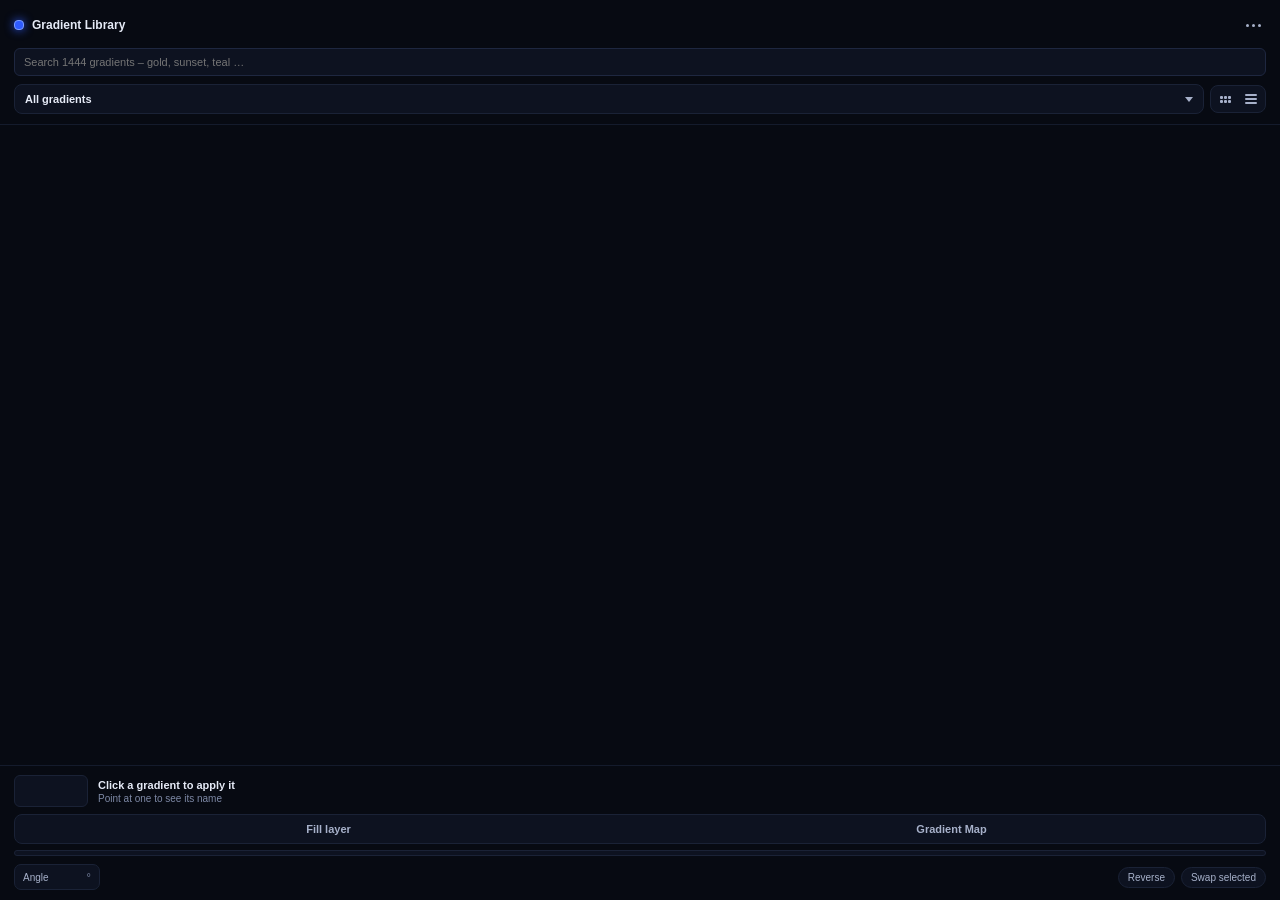
<file: gradients/index.html>
<!DOCTYPE html>
<html>
<head>
  <meta charset="utf-8">
  <link rel="stylesheet" href="ui.css">
  <link rel="stylesheet" href="styles.css">
</head>
<body>
  <div class="layout">
  <div class="top">
    <div class="header">
      <span class="brand"><span class="dot"></span><span class="brand-name">Gradient Library</span></span>
      <div class="ibtn more-btn" id="toolsBtn" title="Gradients panel, export, self-test"><span></span><span></span><span></span></div>
    </div>

    <div class="search-row">
      <input type="text" id="search" class="grow" placeholder="Search 1444 gradients – gold, sunset, teal …">
      <div id="clearSearch" class="ibtn hidden" title="Clear the search">×</div>
    </div>

    <div class="nav-row">
      <div class="menu-btn grow" id="catBtn"><span id="catName" class="menu-name">All gradients</span><span id="catCount" class="menu-n"></span><span class="caret"></span></div>
      <div class="view-seg">
        <div class="ibtn view-btn" data-v="grid" title="Swatches – the most gradients at a glance"><span class="ic-grid"><i></i><i></i><i></i><i></i><i></i><i></i></span></div>
        <div class="ibtn view-btn" data-v="list" title="List – with names"><span class="ic-list"><i></i><i></i><i></i></span></div>
      </div>
    </div>

    <div id="catMenu" class="menu hidden"></div>
    <div id="toolsMenu" class="menu tools hidden">
      <div class="menu-item" id="toPanelCat" title="Adds every gradient of the shown list as a group to Window › Gradients">Add this list to the Gradients panel</div>
      <div class="menu-item" id="toPanelFav" title="Adds your favourites as a group to Window › Gradients">Add favourites to the Gradients panel</div>
      <div class="menu-item" id="exportGrd" title="Saves the shown list as a .grd file (Gradients panel › menu › Import Gradients…)">Export this list as .grd…</div>
      <div class="menu-sep"></div>
      <div class="menu-item" id="selfTest" title="Creates a test document and checks every function">Self-test</div>
      <div class="menu-note">Applied gradients are normal Photoshop layers: double-click the layer thumbnail to open Photoshop's gradient editor. Every gradient in this library is original and free to use in your work.</div>
    </div>
  </div>

  <div class="scroller" id="scroller">
    <div class="wrap">
      <div id="grid" class="ggrid"></div>
    </div>
  </div>

  <div class="bottom">
    <div class="info" id="info">
      <div class="info-strip"><img id="infoImg" class="hidden"></div>
      <div class="info-text"><span id="infoName" class="info-name">Click a gradient to apply it</span><span id="infoCat" class="info-cat">Point at one to see its name</span></div>
      <div class="ibtn istar hidden" id="infoStar" title="Favourite">☆</div>
    </div>
    <div class="seg as-seg" id="asSeg">
      <div class="seg-btn" data-v="fill" title="A new gradient fill layer – double-click it to edit the gradient">Fill layer</div>
      <div class="seg-btn" data-v="map" title="A Gradient Map adjustment layer – colours your image with the gradient">Gradient Map</div>
    </div>
    <div class="seg style-seg" id="styleSeg"></div>
    <div class="opt-row">
      <div class="angle" id="angleBox" title="Angle – drag the word left or right, or type a value">
        <span class="angle-lbl" id="angleLbl">Angle</span><input type="text" id="angle" class="angle-num"><span class="angle-unit">°</span>
      </div>
      <div class="grow"></div>
      <div class="tog" id="reverseTog" title="Run the gradient the other way">Reverse</div>
      <div class="tog" id="replaceTog" title="With a gradient layer selected, a click swaps its gradient instead of adding a new layer">Swap selected</div>
    </div>
    <div id="status" class="status"></div>
  </div>
  </div>
  <script src="main.js"></script>
</body>
</html>
</file>
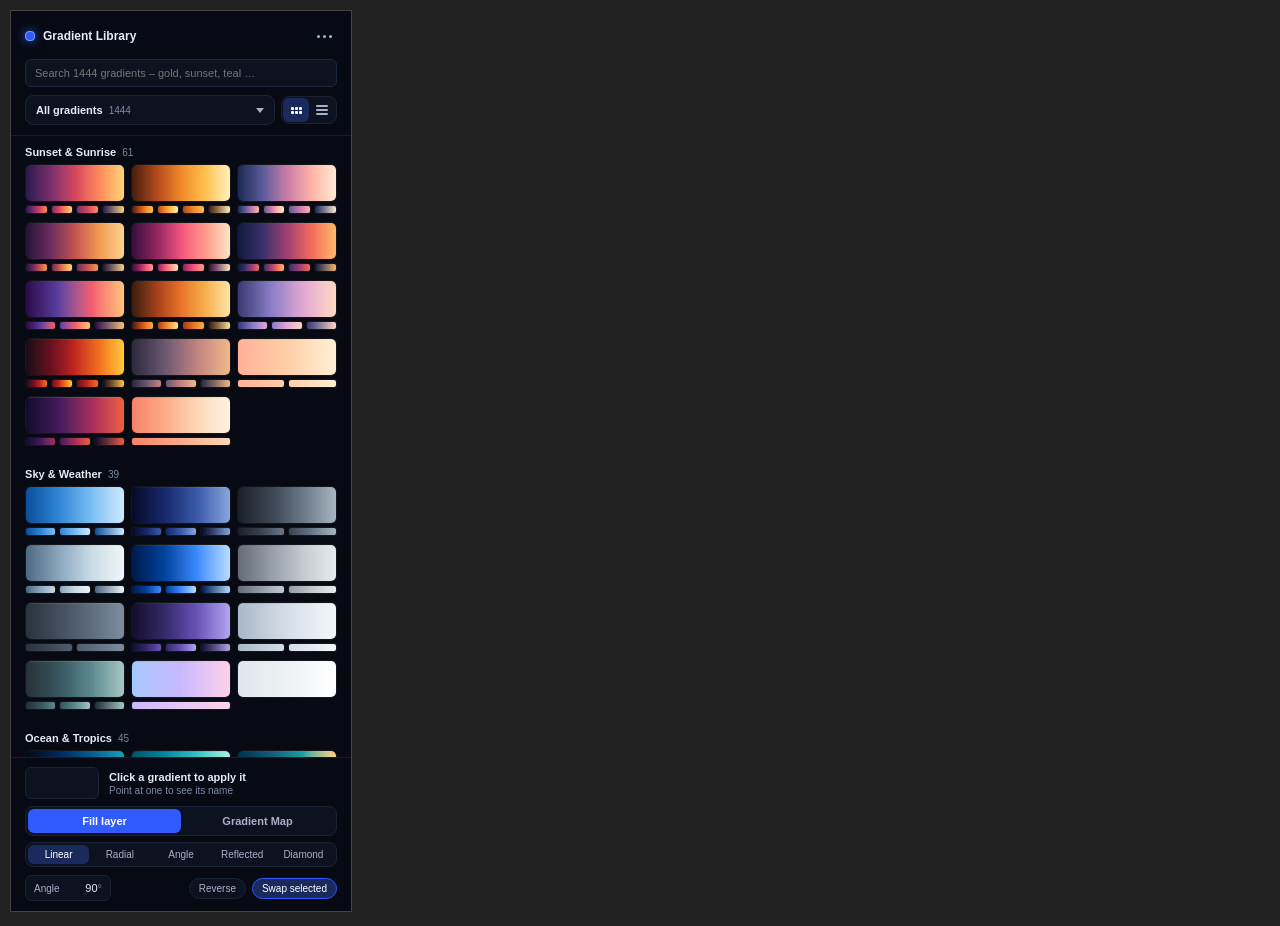
<file: tools/ui-preview.html>
<!DOCTYPE html>
<html>
<head>
<meta charset="utf-8">
<title>Gradient Library – panel preview</title>
<!-- Shows the panel UI in a browser (without Photoshop): Photoshop/UXP are mocked. -->
<style>body { margin: 0; background: #222; } #frame { width: 340px; height: 900px; margin: 10px; border: 1px solid #444; }</style>
</head>
<body>
<iframe id="frame" data-plugin="../gradients/"></iframe>
<script src="ui-preview.js"></script>
</body>
</html>
</file>
<file: gradients/ui.css>
/* Shared design – used by all tools (matches ui.js)
   Calm, dark, precise – and exactly one colour that glows: a deep electric blue.
   Base       #070a12   Surface #0d1220   Line   #1e2740
   Text       #e6ebf7   Text 2  #a7b1ca   muted     #7e89a6
   Accent     #2f5bff   Accent light #7b9cff
   Spacing on a 4 px grid. One font family (system font), hierarchy through weight and size. */

html, body {
  margin: 0;
  padding: 0;
  height: 100%;
  overflow: hidden;
  background-color: #070a12;
  color: #e6ebf7;
  font-family: -apple-system, "SF Pro Text", "Segoe UI", "Helvetica Neue", Arial, sans-serif;
  font-size: 11px;
}
.layout { display: flex; flex-direction: column; height: 100%; }
.top { flex-shrink: 0; padding: 12px 14px 10px; background-color: #070a12; border-bottom: 1px solid #141b2c; }
.scroller { flex: 1; overflow-y: scroll; }
.wrap { padding: 2px 14px 32px; }
.grow { flex: 1; }
b, strong { font-weight: 600; color: #e6ebf7; }

/* ---------- Header */
.header { display: flex; flex-direction: row; justify-content: space-between; align-items: center; margin-bottom: 10px; }
.brand { display: flex; flex-direction: row; align-items: center; }
.dot { width: 8px; height: 8px; border-radius: 4px; background-color: #2f5bff; border: 1px solid #7b9cff; margin-right: 8px; box-shadow: 0 0 10px rgba(47, 91, 255, 0.9); }
.brand-name { font-size: 12px; font-weight: 600; color: #e6ebf7; }
.target-name { color: #7e89a6; max-width: 150px; overflow: hidden; text-overflow: ellipsis; white-space: nowrap; font-size: 10px; }

/* ---------- Preview */
.preview {
  position: relative;
  height: 178px;
  border: 1px solid #1a2236;
  border-radius: 10px;
  background-color: #03050a;
  display: flex;
  align-items: center;
  justify-content: center;
  overflow: hidden;
}
.preview img { max-width: 100%; max-height: 176px; }
.preview-msg { color: #7e89a6; padding: 10px; text-align: center; }
.preview-tools { position: absolute; left: 8px; right: 8px; bottom: 8px; display: flex; flex-direction: row; justify-content: space-between; align-items: center; }
.preview-tools > * { margin-left: 6px; }
.preview-tools > *:first-child { margin-left: 0; }

/* ---------- Segments */
.seg { display: flex; flex-direction: row; padding: 2px; border-radius: 8px; background-color: #0d1220; border: 1px solid #1a2236; }
.seg-btn { flex: 1; text-align: center; font-size: 11px; padding: 5px 8px; border-radius: 6px; cursor: pointer; color: #a7b1ca; }
.seg-btn:hover { color: #e6ebf7; }
.seg-btn.active { background-color: #1b2a5c; color: #ffffff; }
.seg.target { margin-top: 10px; }
.seg.target .seg-btn { padding: 7px 8px; font-weight: 600; }
.seg.target .seg-btn.active { background-color: #2f5bff; }
.seg.mini { background-color: rgba(7, 10, 18, 0.82); border-color: #232d48; }
.seg.mini .seg-btn { padding: 3px 8px; font-size: 10px; }
/* many options: wrapping choice instead of a dropdown */
.seg.wrap { flex-wrap: wrap; }
.seg.wrap .seg-btn { flex: 0 0 auto; padding: 5px 9px; margin: 1px; }

.target-info { font-size: 10px; color: #7b9cff; padding: 6px 2px 0; }

/* ---------- Switches */
.switch { display: flex; flex-direction: row; align-items: center; cursor: pointer; padding: 4px 8px 4px 4px; border-radius: 14px; border: 1px solid #1e2740; background-color: #0d1220; }
.switch .knob { width: 22px; height: 12px; border-radius: 6px; background-color: #1e2740; border: 1px solid #2a3554; position: relative; margin-right: 6px; flex-shrink: 0; }
.switch .knob::after { content: ""; position: absolute; top: 1px; left: 1px; width: 10px; height: 10px; border-radius: 5px; background-color: #7e89a6; }
.switch .sw-label { font-size: 11px; color: #a7b1ca; }
.switch.on { border-color: #2f5bff; }
.switch.on .knob { background-color: #2f5bff; border-color: #7b9cff; }
.switch.on .knob::after { left: 11px; background-color: #ffffff; }
.switch.on .sw-label { color: #ffffff; }
.switch.small { padding: 3px 7px 3px 3px; background-color: rgba(7, 10, 18, 0.82); border-color: #232d48; }
.switch.small .sw-label { font-size: 10px; }
/* switch as a row in a section: no frame, text left, knob right */
.switch.line { justify-content: space-between; flex-direction: row-reverse; border: none; background-color: transparent; padding: 6px 0; border-radius: 0; }
.switch.line .knob { margin-right: 0; margin-left: 8px; }
.switch.line.on .sw-label { color: #e6ebf7; }

/* ---------- Buttons */
.btn { text-align: center; font-size: 11px; padding: 8px 12px; border-radius: 8px; cursor: pointer; border: 1px solid #1e2740; background-color: #0d1220; color: #e6ebf7; }
.btn:hover { border-color: #3a4a78; }
.btn:active { opacity: 0.85; }
.btn.primary { flex: 1; background-color: #2f5bff; border-color: #7b9cff; color: #ffffff; font-weight: 600; box-shadow: 0 0 16px rgba(47, 91, 255, 0.55); }
.btn.primary:hover { background-color: #3d68ff; }
.btn.ghost { background-color: transparent; color: #a7b1ca; }
.btn.small { font-size: 10px; padding: 5px 9px; border-radius: 7px; }
.btn.disabled { opacity: 0.4; }

.actions { display: flex; flex-direction: row; align-items: center; margin-top: 10px; }
.actions > * { margin-right: 8px; }
.actions > *:last-child { margin-right: 0; }
.status { margin-top: 6px; min-height: 14px; font-size: 10px; color: #a7b1ca; }
.status.err { color: #ff8a9a; }

/* ---------- Sliders */
.sl { padding: 5px 0 7px; }
.sl-head { display: flex; flex-direction: row; justify-content: space-between; align-items: center; margin-bottom: 5px; }
.sl-label { font-size: 11px; color: #a7b1ca; }
.sl-val { display: flex; flex-direction: row; align-items: center; }
.sl-num { width: 38px; text-align: right; font-size: 11px; color: #e6ebf7; background-color: transparent; border: 1px solid transparent; border-radius: 4px; padding: 0 2px; }
.sl-num:hover { border-color: #1e2740; }
.sl-num:focus { border-color: #2f5bff; background-color: #0d1220; }
.sl-unit { width: 14px; color: #7e89a6; font-size: 10px; padding-left: 2px; }
.sl-track { position: relative; height: 14px; margin: 0 5px; cursor: pointer; }
.sl-rail { position: absolute; left: 0; right: 0; top: 6px; height: 2px; border-radius: 1px; background-color: #1e2740; }
.sl-fill { position: absolute; top: 6px; height: 2px; border-radius: 1px; background-color: #2f5bff; box-shadow: 0 0 8px rgba(47, 91, 255, 0.8); }
.sl-thumb { position: absolute; top: 2px; width: 10px; height: 10px; margin-left: -5px; border-radius: 5px; background-color: #e6ebf7; border: 1px solid #7b9cff; }
.sl:hover .sl-label { color: #e6ebf7; }
.sl.dragging .sl-thumb { background-color: #ffffff; box-shadow: 0 0 10px rgba(123, 156, 255, 0.9); }
.sl.dragging .sl-label { color: #ffffff; }
.strength { margin-top: 8px; }
.strength .sl-label { color: #e6ebf7; font-weight: 600; }

/* sub-settings: indented on a tinted surface */
.sl.sub, .row.sub, .field.sub { margin-left: 10px; padding-left: 10px; padding-right: 8px; background-color: #0b1020; border-radius: 6px; }
.row.sub, .field.sub { padding-top: 5px; padding-bottom: 5px; margin-top: 2px; margin-bottom: 4px; }
.subgroup { margin: 4px 0 6px 10px; padding: 2px 8px 4px 10px; background-color: #0b1020; border-radius: 6px; }

/* group with a switch in its head (e.g. toner / dropouts): one box, no nested cards */
.group { margin: 6px 0 8px; padding: 2px 10px 6px; border-radius: 8px; border: 1px solid #141b2c; }
.group-head { display: flex; flex-direction: row; align-items: center; }
.group-head > * { margin-right: 8px; }
.group-head > *:last-child { margin-right: 0; }
.group-note { font-size: 10px; color: #7e89a6; }

/* ---------- Sections */
.sec { border-top: 1px solid #121928; }
.sec:first-child { border-top: none; }
.sec-head { display: flex; flex-direction: row; align-items: center; padding: 12px 0 10px; cursor: pointer; }
.sec-title { font-size: 12px; font-weight: 600; color: #e6ebf7; }
.sec-meta { flex: 1; font-size: 10px; color: #7e89a6; padding-left: 8px; white-space: nowrap; overflow: hidden; text-overflow: ellipsis; }
.chev { width: 16px; text-align: center; font-size: 13px; color: #7b9cff; }
.sec-head:hover .sec-title { color: #ffffff; }
.sec .sec-body, .sec .c-open { display: none; }
.sec.open .sec-body { display: block; padding-bottom: 12px; }
.sec.open .c-open { display: block; }
.sec.open .c-closed { display: none; }

/* ---------- Rows and fields */
.row, .field { display: flex; flex-direction: row; align-items: center; margin: 4px 0; }
.row > *, .field > * { margin-right: 8px; }
.row > *:last-child, .field > *:last-child { margin-right: 0; }
.row.between { justify-content: space-between; }
.field { padding-top: 4px; }
.field .seg-btn, .row .seg-btn { white-space: nowrap; padding: 5px 6px; }
.field-label { width: 64px; flex-shrink: 0; font-size: 11px; color: #a7b1ca; }
.field.stack { flex-direction: column; align-items: stretch; }
.field.stack > * { margin-right: 0; }
.field.stack .field-label { width: auto; margin-bottom: 6px; }
.tools-row { flex-wrap: wrap; }
.tools-row > * { margin-bottom: 4px; }

/* ---------- Tiles (looks, textures, effects) */
.tiles { display: flex; flex-direction: row; flex-wrap: wrap; margin: 0 -3px; }
.tile, .look { box-sizing: border-box; width: 31.3%; margin: 1%; padding: 3px; border: 1px solid #141b2c; border-radius: 8px; cursor: pointer; background-color: #0b0f1a; }
.tile:hover, .look:hover { border-color: #2a3a66; }
.tile.active, .look.active { border-color: #2f5bff; background-color: #101a3a; }
.tile img, .tile .ph, .look img, .look .ph { width: 100%; height: 46px; border-radius: 5px; background-color: #03050a; }
.tile .lbl, .look .lbl { font-size: 10px; color: #a7b1ca; text-align: center; white-space: nowrap; overflow: hidden; text-overflow: ellipsis; padding: 4px 0 1px; }
.tile.active .lbl, .look.active .lbl { color: #ffffff; }
.look-grid { display: flex; flex-direction: row; flex-wrap: wrap; margin: 0 -3px; }

/* ---------- Colours */
.swatch-wrap { display: flex; flex-direction: row; align-items: center; }
.swatch { width: 20px; height: 20px; border-radius: 10px; border: 1px solid #3a4565; cursor: pointer; margin-right: 6px; flex-shrink: 0; }
.hex-label { font-size: 10px; color: #7e89a6; }
.color-pop { margin: 4px 0 10px; padding: 10px; border-radius: 10px; background-color: #0d1220; border: 1px solid #263256; }
.pal { display: flex; flex-direction: row; flex-wrap: wrap; margin: -2px; }
.pal-c { width: 20px; height: 20px; border-radius: 10px; margin: 3px; cursor: pointer; border: 1px solid rgba(255, 255, 255, 0.12); }
.pal-c.on { border: 2px solid #ffffff; }
.pop-row { display: flex; flex-direction: row; align-items: center; margin-top: 8px; }
.pop-row > * { margin-right: 6px; }

/* ---------- Inputs */
input[type="text"] { background-color: #0d1220; color: #e6ebf7; border: 1px solid #1e2740; border-radius: 6px; font-size: 11px; padding: 4px 6px; }
input[type="text"]:focus { border-color: #2f5bff; }
.hex { width: 70px; }
.num { width: 64px; }

/* ---------- Presets */
.preset-list { margin-bottom: 6px; }
.preset { display: flex; flex-direction: row; align-items: center; padding: 6px 8px; margin: 3px 0; border-radius: 7px; background-color: #0d1220; border: 1px solid #141b2c; }
.preset:hover { border-color: #2a3a66; }
.preset-name { flex: 1; cursor: pointer; color: #e6ebf7; }
.preset-del { width: 16px; text-align: center; cursor: pointer; color: #7e89a6; font-size: 13px; }
.preset-del:hover { color: #ff8a9a; }
.empty { color: #7e89a6; font-size: 10px; padding: 4px 0 6px; }
.hint { font-size: 10px; color: #7e89a6; margin: 10px 0 2px; line-height: 15px; }
.muted { color: #7e89a6; }

.fine-label { font-size: 10px; font-weight: 600; color: #7b9cff; margin: 12px 0 2px; }
.fine-label:first-child { margin-top: 0; }

/* ---------- hidden (last, specific enough for every element above) */
.hidden, .row.hidden, .sl.hidden, .field.hidden, .group.hidden, .subgroup.hidden, .swatch-wrap.hidden, .color-pop.hidden, .btn.hidden, .switch.hidden, .seg.hidden, .preview img.hidden, .preview-msg.hidden, input.hidden { display: none; }
</file>
<file: gradients/styles.css>
/* Gradient Library – additions to the shared design (ui.css)
   The gradients are the content: the browser gets the middle of the panel, search and categories sit on top,
   how a click applies sits at the bottom like an options bar. */

.top { padding: 12px 14px 10px; }
.header { margin-bottom: 10px; }

/* small icon buttons */
.ibtn { display: flex; flex-direction: row; align-items: center; justify-content: center; width: 26px; height: 26px; border-radius: 7px; color: #a7b1ca; cursor: pointer; flex-shrink: 0; }
.ibtn:hover { background-color: #121a2e; color: #e6ebf7; }
.ibtn.hidden { display: none; }
.more-btn span { width: 3px; height: 3px; border-radius: 2px; margin: 0 1.5px; background-color: #a7b1ca; }
.more-btn:hover span, .more-btn.on span { background-color: #e6ebf7; }
.more-btn.on { background-color: #1b2a5c; }

/* search */
.search-row { display: flex; flex-direction: row; align-items: center; }
#search { padding: 7px 9px; }
#clearSearch { margin-left: 4px; font-size: 14px; }

/* category menu button + view switch */
.nav-row { display: flex; flex-direction: row; align-items: center; margin-top: 8px; }
.menu-btn { display: flex; flex-direction: row; align-items: center; height: 28px; padding: 0 10px; border-radius: 8px; border: 1px solid #1a2236; background-color: #0d1220; cursor: pointer; }
.menu-btn:hover, .menu-btn.on { border-color: #2a3a66; }
.menu-name { font-size: 11px; font-weight: 600; color: #e6ebf7; white-space: nowrap; overflow: hidden; text-overflow: ellipsis; }
.menu-n { font-size: 10px; color: #7e89a6; margin-left: 6px; flex: 1; }
.caret { width: 0; height: 0; border-left: 4px solid transparent; border-right: 4px solid transparent; border-top: 5px solid #a7b1ca; margin-left: 8px; }
.view-seg { display: flex; flex-direction: row; margin-left: 6px; padding: 1px; border-radius: 8px; border: 1px solid #1a2236; background-color: #0d1220; }
.view-btn { width: 26px; height: 24px; border-radius: 6px; }
.view-btn.active { background-color: #1b2a5c; }
.ic-grid { display: flex; flex-direction: row; flex-wrap: wrap; width: 12px; }
.ic-grid i { width: 3px; height: 3px; margin: 0.5px; border-radius: 1px; background-color: #a7b1ca; }
.ic-list { display: flex; flex-direction: column; width: 12px; }
.ic-list i { height: 2px; margin: 1px 0; border-radius: 1px; background-color: #a7b1ca; }
.view-btn.active i { background-color: #ffffff; }

/* menus (categories, tools) – they drop over the browser */
.top { position: relative; z-index: 2; }
.menu { position: absolute; left: 14px; right: 14px; top: 100%; margin-top: -6px; max-height: 420px; overflow-y: auto; padding: 4px; border-radius: 10px; border: 1px solid #232d48; background-color: #0b1020; box-shadow: 0 12px 32px rgba(0, 0, 0, 0.6); }
.menu.hidden { display: none; }
.menu.tools { top: 40px; left: auto; width: 250px; margin-top: 0; }
.menu-item { display: flex; flex-direction: row; align-items: center; padding: 6px 8px; border-radius: 6px; font-size: 11px; color: #c9d1e6; cursor: pointer; }
.menu-item:hover { background-color: #16203a; color: #ffffff; }
.menu-item.on { background-color: #1b2a5c; color: #ffffff; }
.menu-item .n { margin-left: auto; padding-left: 10px; font-size: 10px; color: #7e89a6; }
.menu-item.grp { font-weight: 600; color: #e6ebf7; margin-top: 4px; }
.menu-item.sub { padding-left: 20px; }
.menu-sep { height: 1px; margin: 4px 6px; background-color: #1a2236; }
.menu-note { padding: 6px 8px 4px; font-size: 10px; line-height: 14px; color: #7e89a6; }

/* ---------- the browser */
.wrap { padding: 10px 14px 24px; }
.ggrid { margin: 0 -1%; }
.chunk { display: flex; flex-direction: row; flex-wrap: wrap; }
.cat-h { width: 98%; margin: 14px 1% 6px; display: flex; flex-direction: row; align-items: baseline; }
.cat-h.first { margin-top: 0; }
.cat-h .t { font-size: 11px; font-weight: 600; color: #e6ebf7; }
.cat-h .n { font-size: 10px; color: #7e89a6; margin-left: 6px; }

/* a swatch: one row of the category's thumbnail sprite seen through a window */
.sw { position: relative; overflow: hidden; box-sizing: border-box; border-radius: 6px; border: 1px solid rgba(255, 255, 255, 0.07); background-color: #03050a; cursor: pointer; }
.sw img { position: absolute; left: 0; width: 100%; }
.sw:hover { border-color: rgba(255, 255, 255, 0.6); }
.sw.on { border-color: #ffffff; }

/* grid view: a family per tile – the gradient, its variants as slim swatches below */
.fam { width: 31.33%; margin: 0 1% 8px; position: relative; }
.fam .main { height: 38px; }
.vars { display: flex; flex-direction: row; height: 9px; margin-top: 3px; }
.vars .sw { flex: 1; height: 9px; border-radius: 3px; margin-left: 3px; }
.vars .sw:first-child { margin-left: 0; }
.fstar { position: absolute; right: 3px; top: 3px; width: 16px; height: 16px; line-height: 16px; text-align: center; border-radius: 8px; font-size: 10px; color: #ffffff; background-color: rgba(7, 10, 18, 0.7); display: none; }
.fam:hover .fstar, .lrow:hover .fstar { display: block; }
.fstar.fav { display: block; color: #ffd166; }
.fstar:hover { background-color: rgba(7, 10, 18, 0.95); }

/* list view: name on top, the gradient and its variants in one line */
.lrow { width: 98%; margin: 0 1% 10px; position: relative; }
.lrow-name { display: flex; flex-direction: row; align-items: baseline; padding: 0 1px 4px; }
.lrow-name .t { font-size: 11px; color: #c9d1e6; white-space: nowrap; overflow: hidden; text-overflow: ellipsis; }
.lrow-name .n { font-size: 10px; color: #7e89a6; margin-left: 6px; white-space: nowrap; }
.lrow-sw { display: flex; flex-direction: row; height: 26px; }
.lrow-sw .main { flex: 4; height: 26px; }
.lrow-sw .v { flex: 1; height: 26px; margin-left: 3px; }
.lrow .fstar { top: 22px; right: auto; left: 3px; }
.lrow .fstar.fav { display: block; }

.empty { width: 98%; margin: 20px 1%; text-align: center; color: #7e89a6; line-height: 16px; }

/* ---------- options bar at the bottom */
.bottom { flex-shrink: 0; padding: 10px 14px 10px; border-top: 1px solid #141b2c; background-color: #070a12; }
.info { display: flex; flex-direction: row; align-items: center; height: 30px; margin-bottom: 8px; }
.info-strip { position: relative; width: 72px; height: 30px; border-radius: 6px; overflow: hidden; flex-shrink: 0; background-color: #0d1220; border: 1px solid #1a2236; }
.info-strip img { position: absolute; left: 0; width: 100%; }
.info-text { display: flex; flex-direction: column; flex: 1; margin-left: 10px; overflow: hidden; }
.info-name { font-size: 11px; font-weight: 600; color: #e6ebf7; white-space: nowrap; overflow: hidden; text-overflow: ellipsis; }
.info-cat { font-size: 10px; color: #7e89a6; padding-top: 2px; white-space: nowrap; overflow: hidden; text-overflow: ellipsis; }
.istar { font-size: 13px; }
.istar.fav { color: #ffd166; }

.as-seg .seg-btn { padding: 6px 8px; font-weight: 600; }
.as-seg .seg-btn.active { background-color: #2f5bff; }
.style-seg { margin-top: 6px; }
.style-seg .seg-btn { padding: 4px 2px; font-size: 10px; }
.style-seg.hidden { display: none; }
.opt-row { display: flex; flex-direction: row; align-items: center; margin-top: 8px; }
.angle { display: flex; flex-direction: row; align-items: center; height: 24px; padding: 0 2px 0 8px; border-radius: 7px; border: 1px solid #1a2236; background-color: #0d1220; }
.angle.hidden { display: none; }
.angle-lbl { font-size: 10px; color: #a7b1ca; cursor: ew-resize; padding-right: 4px; }
.angle-lbl:hover { color: #e6ebf7; }
.angle input.angle-num { width: 34px; height: 20px; border-radius: 0; outline: none; padding: 2px 0; text-align: right; font-size: 11px; color: #e6ebf7; background-color: transparent; border: none; }
.angle-unit { font-size: 11px; color: #7e89a6; padding-right: 6px; }
.tog { margin-left: 6px; padding: 4px 9px; border-radius: 12px; border: 1px solid #1a2236; background-color: #0d1220; font-size: 10px; color: #a7b1ca; cursor: pointer; white-space: nowrap; }
.tog:hover { color: #e6ebf7; border-color: #2a3a66; }
.tog.on { background-color: #1b2a5c; border-color: #2f5bff; color: #ffffff; }
.bottom .status { margin-top: 6px; min-height: 0; }
.bottom .status:empty { display: none; }

/* press feedback */
.sw, .tog, .seg-btn, .menu-item, .ibtn, .menu-btn { transition: transform 120ms ease-out; }
.sw:active, .tog:active, .seg-btn:active, .ibtn:active, .menu-btn:active { transform: scale(0.97); }
</file>
